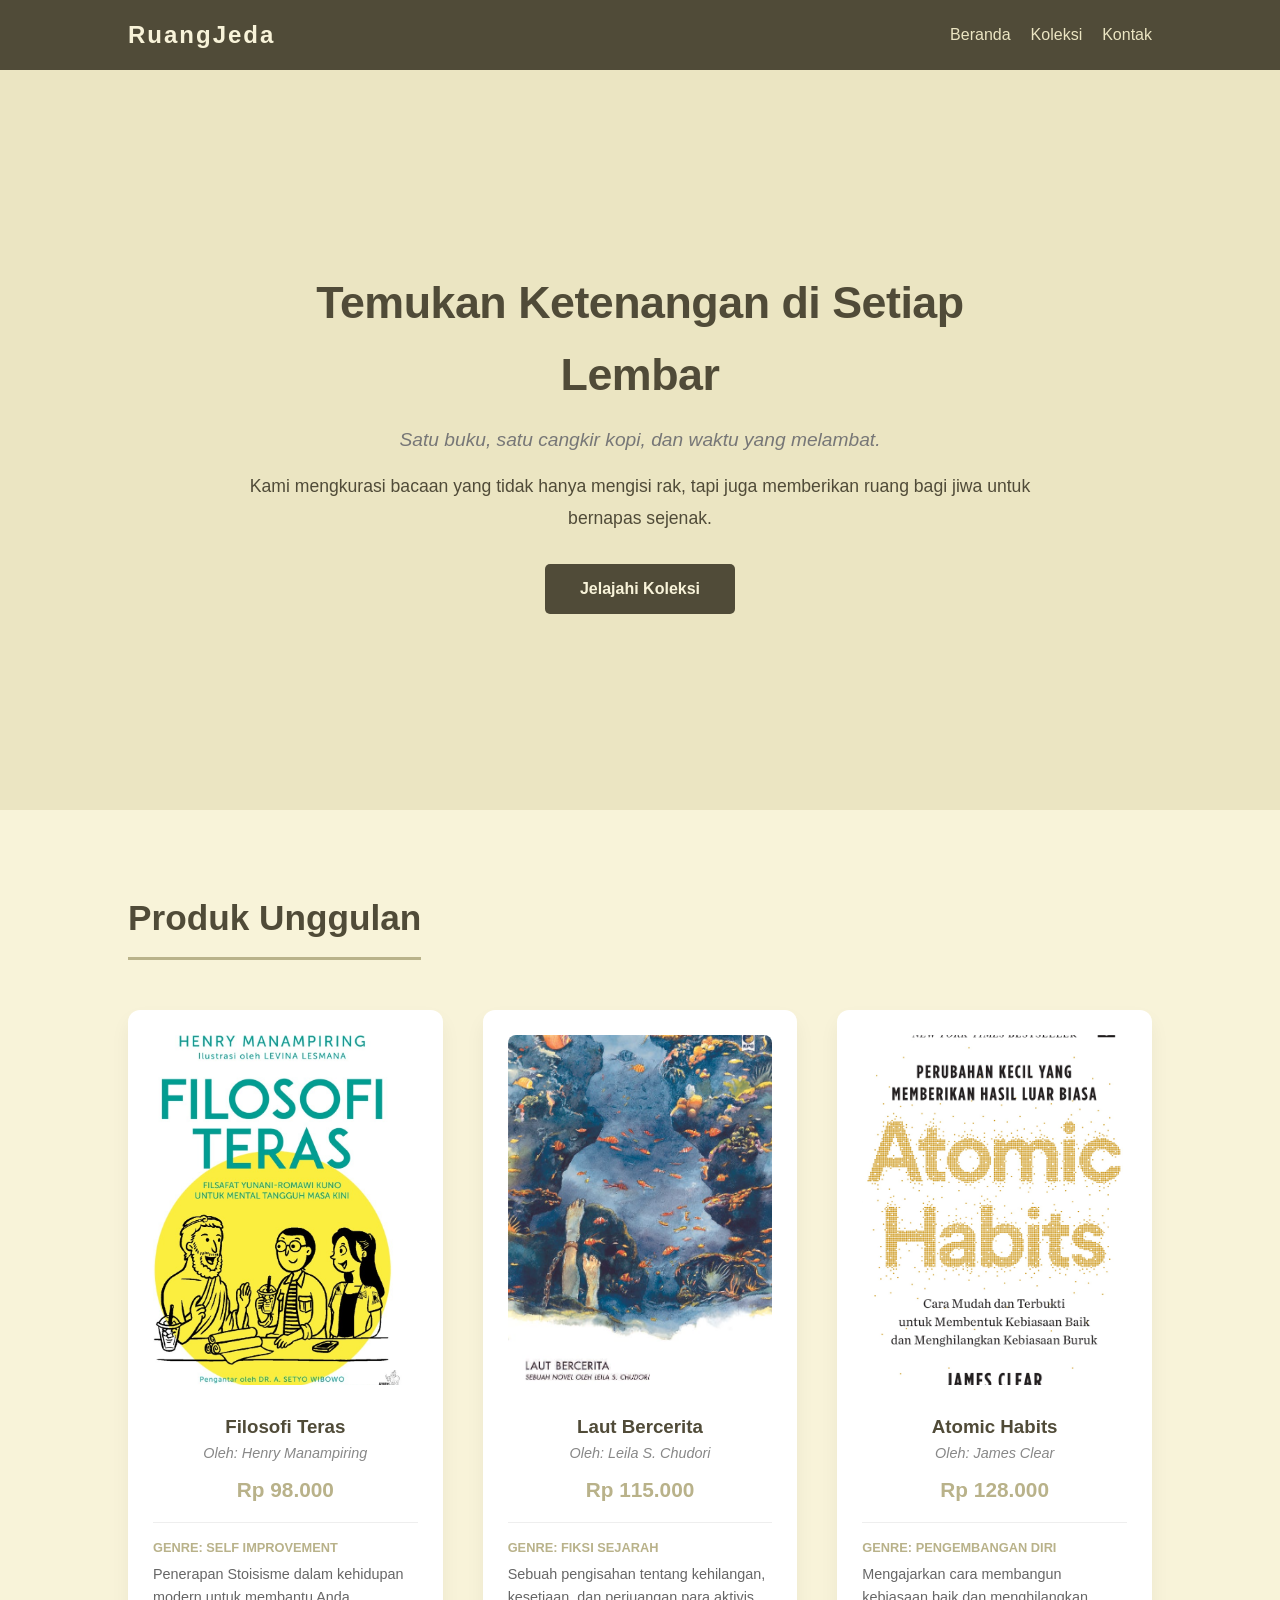
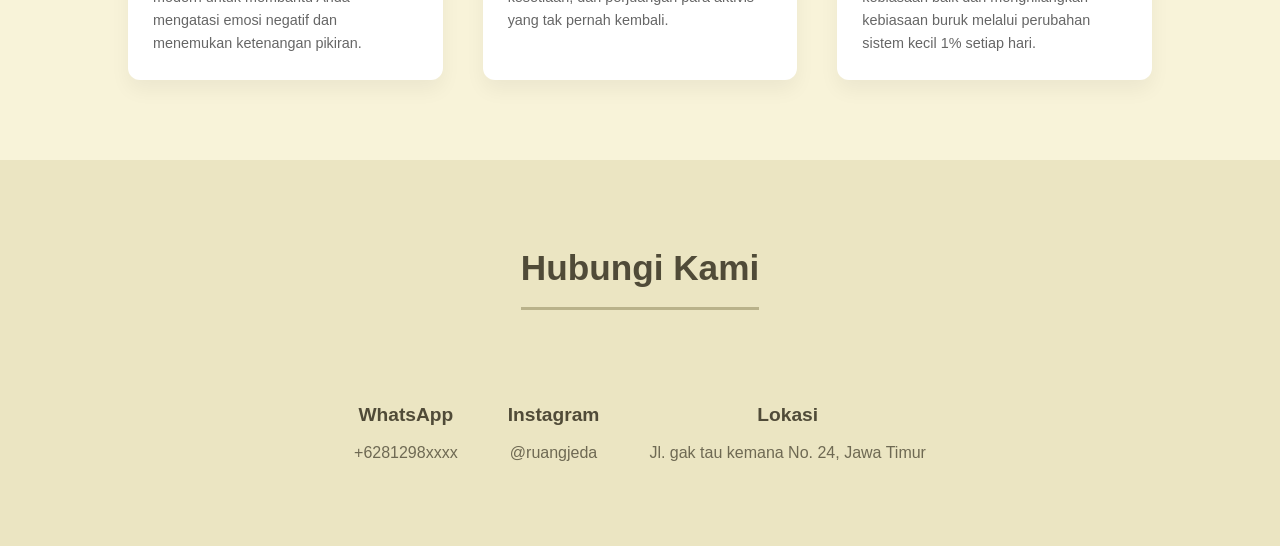
<file: modul-2/250441100081-NANGGALA YUDA PRATAMA/index.html>
<!DOCTYPE html>
<html lang="id">
<head>
    <meta charset="UTF-8">
    <meta name="viewport" content="width=device-width, initial-scale=1.0">
    <title>Ruang Jeda | Toko Buku Tenang</title>
    <link rel="stylesheet" href="style.css">
</head>
<body>
    <nav>
        <div class="logo">RuangJeda</div>
        <ul>
            <li><a href="#beranda">Beranda</a></li>
            <li><a href="#koleksi">Koleksi</a></li>
            <li><a href="#kontak">Kontak</a></li>
        </ul>
    </nav>

    <header id="beranda">
        <div class="hero-content">
            <h1>Temukan Ketenangan di Setiap Lembar</h1>
            <p class="tagline">Satu buku, satu cangkir kopi, dan waktu yang melambat.</p>
            <p class="description">
                Kami mengkurasi bacaan yang tidak hanya mengisi rak, 
                tapi juga memberikan ruang bagi jiwa untuk bernapas sejenak.
            </p>
            <a href="#koleksi" class="cta-button">Jelajahi Koleksi</a>
        </div>
    </header>

    <section id="koleksi">
        <h2 class="section-title">Produk Unggulan</h2>
        <div class="grid-container">
            <div class="card">
                <img src="img/filsofter.jpg" alt="Filosofi Teras">
                <h3>Filosofi Teras</h3>
                <p class="author">Oleh: Henry Manampiring</p>
                <p class="price">Rp 98.000</p>
                <div class="desc-box">
                    <p class="genre">Genre: Self Improvement</p>
                    <p class="desc">Penerapan Stoisisme dalam kehidupan modern untuk membantu Anda mengatasi emosi negatif dan menemukan ketenangan pikiran.</p>
                </div>
            </div>

            <div class="card">
                <img src="img/LautBer.jpg" alt="Laut Bercerita">
                <h3>Laut Bercerita</h3>
                <p class="author">Oleh: Leila S. Chudori</p>
                <p class="price">Rp 115.000</p>
                <div class="desc-box">
                    <p class="genre">Genre: Fiksi Sejarah</p>
                    <p class="desc">Sebuah pengisahan tentang kehilangan, kesetiaan, dan perjuangan para aktivis yang tak pernah kembali.</p>
                </div>
            </div>

            <div class="card">
                <img src="img/Atomic_Habit.jpg" alt="Atomic Habits">
                <h3>Atomic Habits</h3>
                <p class="author">Oleh: James Clear</p>
                <p class="price">Rp 128.000</p>
                <div class="desc-box">
                    <p class="genre">Genre: Pengembangan Diri</p>
                    <p class="desc">Mengajarkan cara membangun kebiasaan baik dan menghilangkan kebiasaan buruk melalui perubahan sistem kecil 1% setiap hari.</p>
                </div>
            </div>
        </div>
    </section>

    <section id="kontak">
        <div class="contact-container">
            <h2 class="section-title">Hubungi Kami</h2>
            <div class="contact-grid">
                <div class="contact-item">
                    <h4>WhatsApp</h4>
                    <p>+6281298xxxx</p>
                </div>
                <div class="contact-item">
                    <h4>Instagram</h4>
                    <p>@ruangjeda</p>
                </div>
                <div class="contact-item">
                    <h4>Lokasi</h4>
                    <p>Jl. gak tau kemana No. 24, Jawa Timur</p>
                </div>
            </div>
        </div>
    </section>
</body>
</html>
</file>
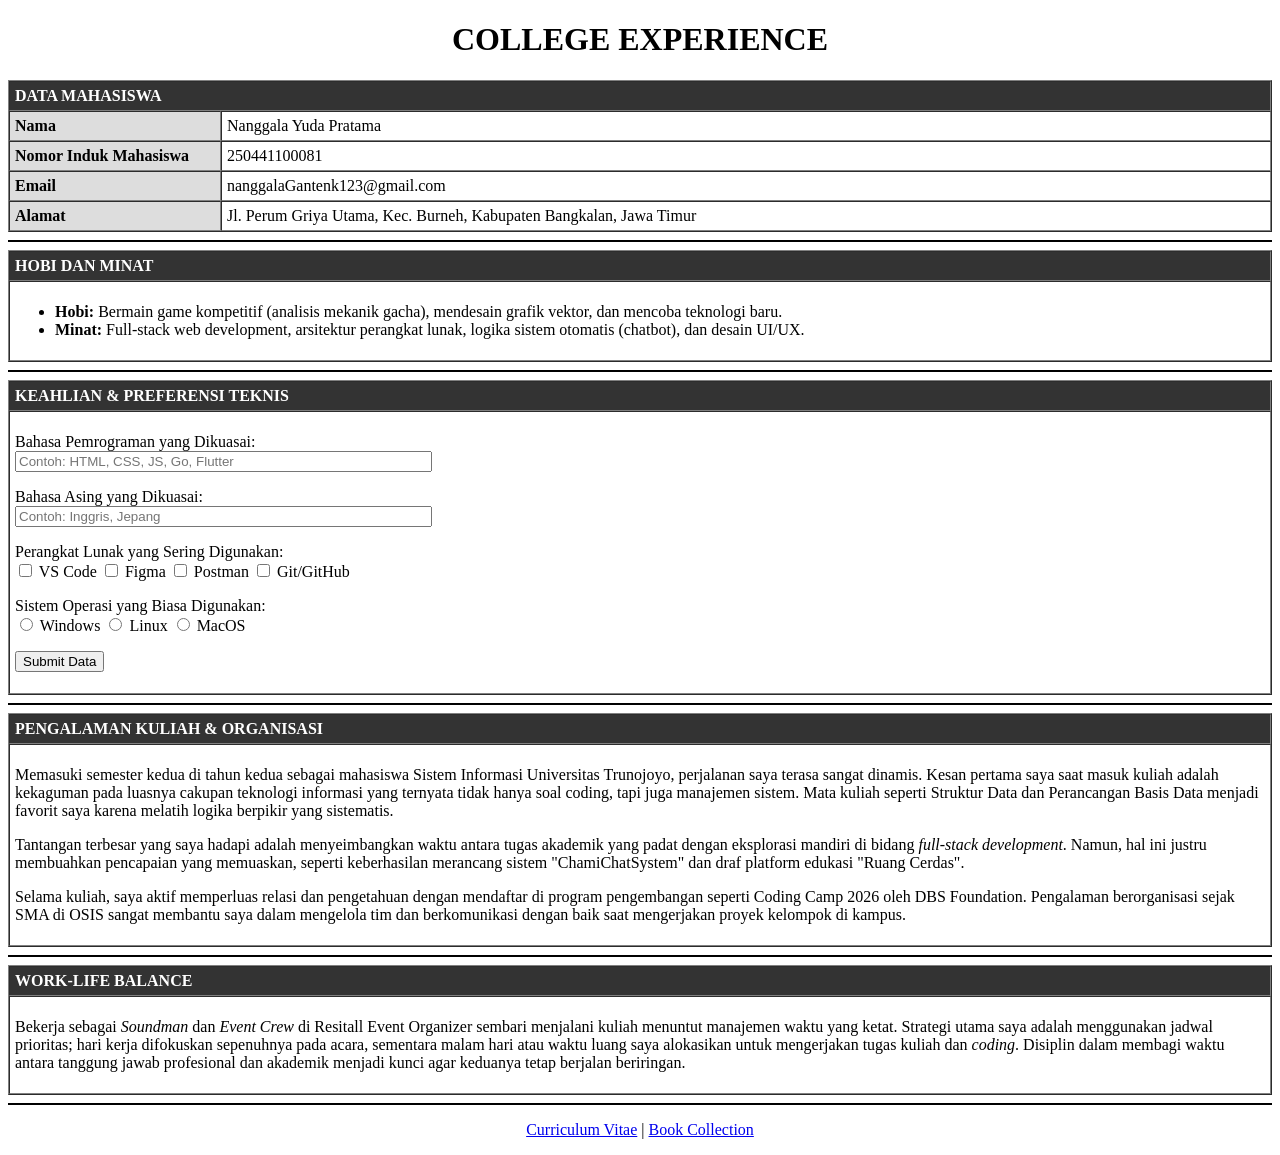
<file: modul-1/250441100081-Nanggala Yuda Pratama/html/250441100081_hal2.html>
<!DOCTYPE html>
<html lang="en">
<head>
    <meta charset="UTF-8">
    <meta name="viewport" content="width=device-width, initial-scale=1.0">
    <title>College Experience</title>
</head>
<body>
    <h1 align="center">COLLEGE EXPERIENCE</h1>

    <table border="1" width="100%" cellpadding="5" cellspacing="0">
        <tr bgcolor="#333333">
            <td align="left" colspan="2"><b><font color="white">DATA MAHASISWA</font></b></td>
        </tr>
        <tr>
            <td bgcolor="#dddddd" width="200"><b>Nama</b></td>
            <td>Nanggala Yuda Pratama</td>
        </tr>
        <tr>
            <td bgcolor="#dddddd"><b>Nomor Induk Mahasiswa</b></td>
            <td>250441100081</td>
        </tr>
        <tr>
            <td bgcolor="#dddddd"><b>Email</b></td>
            <td>nanggalaGantenk123@gmail.com</td>
        </tr>
        <tr>
            <td bgcolor="#dddddd"><b>Alamat</b></td>
            <td>Jl. Perum Griya Utama, Kec. Burneh, Kabupaten Bangkalan, Jawa Timur</td>
        </tr>
    </table>

    <hr size="2" color="black"> 
    <!--  -->

    <table border="1" width="100%" cellpadding="5" cellspacing="0">
        <tr bgcolor="#333333">
            <td align="left"><b><font color="white">HOBI DAN MINAT</font></b></td>
        </tr>
        <tr>
            <td>
                <ul>
                    <li><b>Hobi:</b> Bermain game kompetitif (analisis mekanik gacha), mendesain grafik vektor, dan mencoba teknologi baru.</li>
                    <li><b>Minat:</b> Full-stack web development, arsitektur perangkat lunak, logika sistem otomatis (chatbot), dan desain UI/UX.</li>
                </ul>
            </td>
        </tr>
    </table>

    <hr size="2" color="black"> 
    <!--  -->

    <table border="1" width="100%" cellpadding="5" cellspacing="0">
        <tr bgcolor="#333333">
            <td align="left"><b><font color="white">KEAHLIAN & PREFERENSI TEKNIS</font></b></td>
        </tr>
        <tr>
            <td>
                <form action="#" method="post">
                    <p>
                        <label>Bahasa Pemrograman yang Dikuasai:</label><br>
                        <input type="text" name="programming_language" size="50" placeholder="Contoh: HTML, CSS, JS, Go, Flutter">
                    </p>
                    
                    <p>
                        <label>Bahasa Asing yang Dikuasai:</label><br>
                        <input type="text" name="foreign_language" size="50" placeholder="Contoh: Inggris, Jepang">
                    </p>

                    <p>
                        <label>Perangkat Lunak yang Sering Digunakan:</label><br>
                        <input type="checkbox" name="software" value="VSCode"> VS Code
                        <input type="checkbox" name="software" value="Figma"> Figma
                        <input type="checkbox" name="software" value="Postman"> Postman
                        <input type="checkbox" name="software" value="Git"> Git/GitHub
                    </p>

                    <p>
                        <label>Sistem Operasi yang Biasa Digunakan:</label><br>
                        <input type="radio" name="os" value="Windows"> Windows
                        <input type="radio" name="os" value="Linux"> Linux
                        <input type="radio" name="os" value="MacOS"> MacOS
                    </p>

                    <p>
                        <button type="submit">Submit Data</button>
                    </p>
                </form>
            </td>
        </tr>
    </table>

    <hr size="2" color="black"> 
    <!--  -->

    <table border="1" width="100%" cellpadding="5" cellspacing="0">
        <tr bgcolor="#333333">
            <td align="left"><b><font color="white">PENGALAMAN KULIAH & ORGANISASI</font></b></td>
        </tr>
        <tr>
            <td>
                <p>
                    Memasuki semester kedua di tahun kedua sebagai mahasiswa Sistem Informasi Universitas Trunojoyo, perjalanan saya terasa sangat dinamis. Kesan pertama saya saat masuk kuliah adalah kekaguman pada luasnya cakupan teknologi informasi yang ternyata tidak hanya soal coding, tapi juga manajemen sistem. Mata kuliah seperti Struktur Data dan Perancangan Basis Data menjadi favorit saya karena melatih logika berpikir yang sistematis.
                </p>
                <p>
                    Tantangan terbesar yang saya hadapi adalah menyeimbangkan waktu antara tugas akademik yang padat dengan eksplorasi mandiri di bidang <i>full-stack development</i>. Namun, hal ini justru membuahkan pencapaian yang memuaskan, seperti keberhasilan merancang sistem "ChamiChatSystem" dan draf platform edukasi "Ruang Cerdas".
                </p>
                <p>
                    Selama kuliah, saya aktif memperluas relasi dan pengetahuan dengan mendaftar di program pengembangan seperti Coding Camp 2026 oleh DBS Foundation. Pengalaman berorganisasi sejak SMA di OSIS sangat membantu saya dalam mengelola tim dan berkomunikasi dengan baik saat mengerjakan proyek kelompok di kampus.
                </p>
            </td>
        </tr>
    </table>

    <hr size="2" color="black"> 
    <!--  -->

    <table border="1" width="100%" cellpadding="5" cellspacing="0">
        <tr bgcolor="#333333">
            <td align="left"><b><font color="white">WORK-LIFE BALANCE</font></b></td>
        </tr>
        <tr>
            <td>
                <p>
                    Bekerja sebagai <i>Soundman</i> dan <i>Event Crew</i> di Resitall Event Organizer sembari menjalani kuliah menuntut manajemen waktu yang ketat. Strategi utama saya adalah menggunakan jadwal prioritas; hari kerja difokuskan sepenuhnya pada acara, sementara malam hari atau waktu luang saya alokasikan untuk mengerjakan tugas kuliah dan <i>coding</i>. Disiplin dalam membagi waktu antara tanggung jawab profesional dan akademik menjadi kunci agar keduanya tetap berjalan beriringan.
                </p>
            </td>
        </tr>
    </table>

    <hr size="2" color="black">
        
    <p align="center">
        <a href="250441100081_hal1.html">Curriculum Vitae</a> | 
        <a href="250441100081_hal3.html">Book Collection</a>
    </p>
</body>
</html>
</file>
<file: modul-2/250441100081-NANGGALA YUDA PRATAMA/style.css>
* {
    margin: 0;
    padding: 0;
}

body {
    font-family: 'Segoe UI', Tahoma, Geneva, Verdana, sans-serif;
    background-color: #F8F3D9; 
    color: #504B38; 
    line-height: 1.6;
}

nav {
    background-color: #504B38;
    color: #F8F3D9;
    display: flex;
    justify-content: space-between;
    align-items: center;
    padding: 1rem 10%;
    position: sticky;
    top: 0;
    z-index: 1000;
}

nav .logo {
    font-size: 1.5rem;
    font-weight: bold;
    letter-spacing: 2px;
}

nav ul {
    display: flex;
    list-style: none;
}

nav ul li {
    margin-left: 20px;
}

nav ul li a {
    text-decoration: none;
    color: #EBE5C2;
    font-weight: 500;
    transition: 0.3s;
}

nav ul li a:hover {
    color: #F8F3D9;
    border-bottom: 2px solid #B9B28A;
}

/* hero section */
header {
    padding: 100px 20px;
    text-align: center;
    background-color: #EBE5C2; 
    display: flex;
    justify-content: center;
    align-items: center;
    min-height: 60vh;
}

.hero-content {
    max-width: 800px;
    margin: 0 auto;
}

header h1 {
    font-size: 2.8rem;
    margin-bottom: 15px;
    letter-spacing: -0.5px;
}

.tagline {
    font-size: 1.2rem;
    font-style: italic;
    color: #777;
    margin-bottom: 15px;
}

.description {
    font-size: 1.1rem;
    line-height: 1.8;
    margin-bottom: 30px;
}

.cta-button {
    display: inline-block;
    padding: 12px 35px;
    background-color: #504B38;
    color: #F8F3D9;
    text-decoration: none;
    border-radius: 5px;
    font-weight: bold;
    transition: 0.3s ease;
}

.cta-button:hover {
    background-color: #B9B28A;
    color: #504B38;
    transform: translateY(-3px);
}

/* grid koleksi */
#koleksi {
    padding: 80px 10%;
}

.section-title {
    text-align: center;
    margin-bottom: 50px;
    font-size: 2.2rem;
    border-bottom: 3px solid #B9B28A;
    display: inline-block;
    padding-bottom: 10px;
}

.grid-container {
    display: grid;
    grid-template-columns: repeat(auto-fit, minmax(280px, 1fr));
    gap: 40px;
}

/* Card Produk */
.card {
    background-color: #ffffff;
    padding: 25px;
    border-radius: 12px;
    text-align: center;
    box-shadow: 0 10px 20px rgba(0,0,0,0.05);
    transition: transform 0.3s ease;
}

.card:hover {
    transform: translateY(-5px);
    box-shadow: 0 15px 30px rgba(80, 75, 56, 0.1);
}

.card img {
    width: 100%;
    height: 350px;
    object-fit: cover;
    border-radius: 8px;
    margin-bottom: 20px;
}

.author {
    font-size: 0.9rem;
    color: #888;
    font-style: italic;
    margin-bottom: 8px;
}

.price {
    font-weight: bold;
    color: #B9B28A;
    font-size: 1.3rem;
    margin-bottom: 15px;
}

.desc-box {
    text-align: left;
    border-top: 1px solid #eee;
    padding-top: 15px;
    margin-top: 10px;
}

.genre {
    font-size: 0.8rem;
    font-weight: bold;
    text-transform: uppercase;
    color: #B9B28A;
    margin-bottom: 5px;
    display: block;
}

.desc {
    font-size: 0.9rem;
    color: #666;
}

#kontak {
    background-color: #EBE5C2;
    padding: 80px 10%;
    text-align: center;
}

.contact-grid {
    display: flex;
    justify-content: center;
    gap: 50px;
    flex-wrap: wrap;
    margin-top: 40px;
}

.contact-item h4 {
    font-size: 1.2rem;
    margin-bottom: 10px;
    color: #504B38;
}

.contact-item p {
    font-size: 1rem;
    color: #504B38;
    opacity: 0.8;
}
</file>
